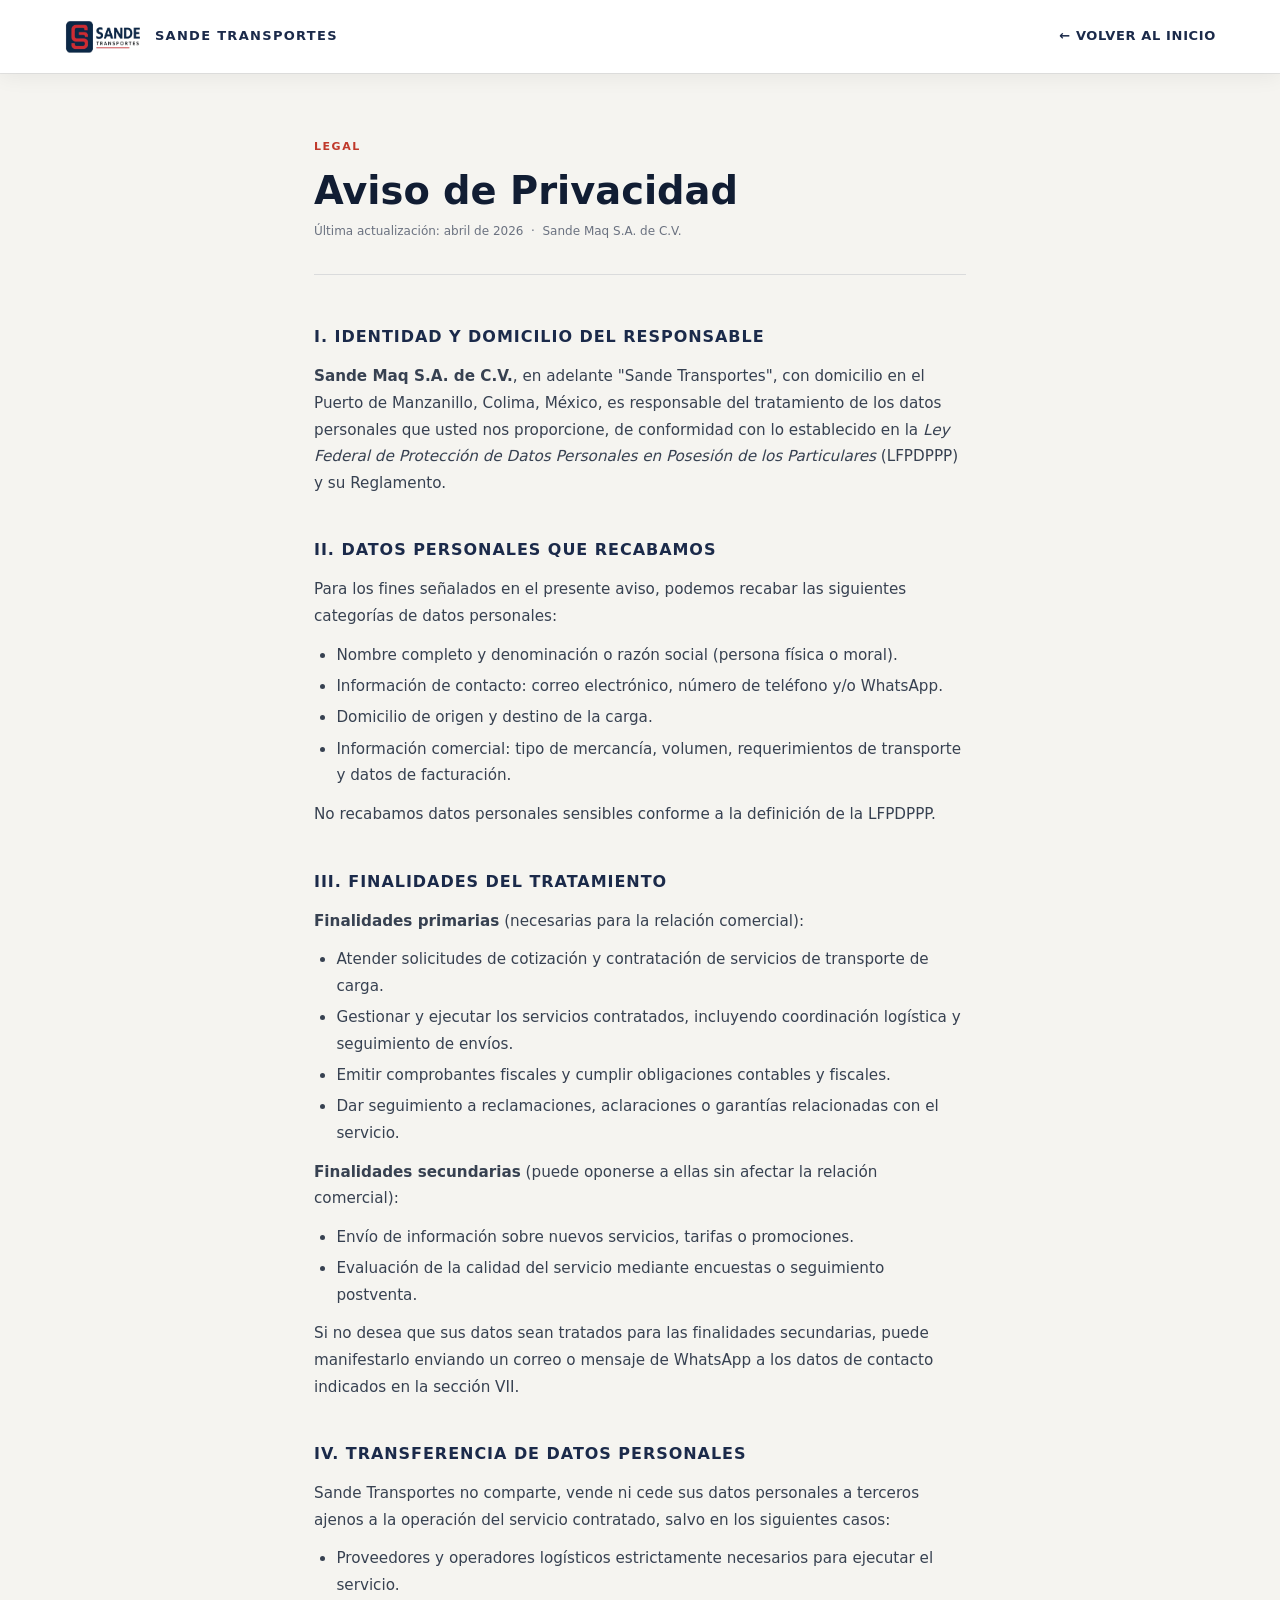
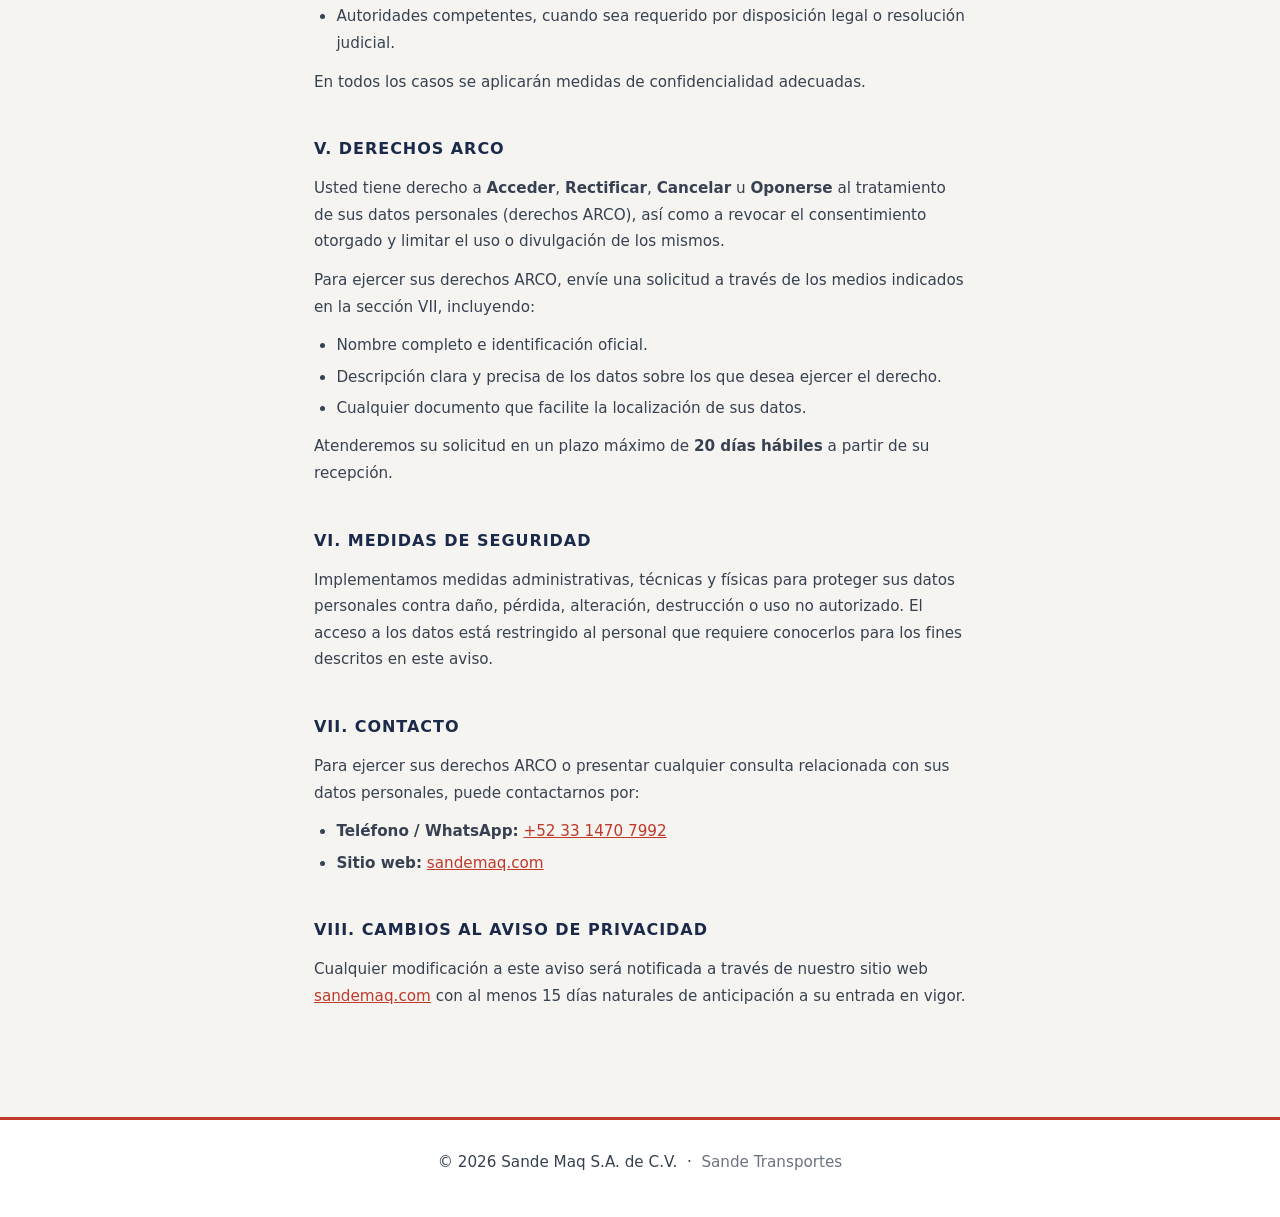
<file: aviso-de-privacidad.html>
<!DOCTYPE html>
<html lang="es">
<head>
  <meta charset="UTF-8">
  <meta name="viewport" content="width=device-width, initial-scale=1.0">
  <title>Aviso de Privacidad — Sande Transportes</title>
  <meta name="robots" content="noindex, follow">
  <link rel="icon" href="assets/images/logo.webp" type="image/webp">
  <style>
    *, *::before, *::after { margin: 0; padding: 0; box-sizing: border-box; }
    :root {
      --navy: #1B2A4A;
      --navy-dark: #111d33;
      --red: #C0392B;
      --cream: #F5F4F0;
      --gray-500: #6b7280;
      --white: #ffffff;
    }
    body {
      font-family: 'Segoe UI', system-ui, -apple-system, sans-serif;
      color: var(--navy);
      background: var(--cream);
      line-height: 1.75;
    }
    header {
      background: rgba(255,255,255,0.98);
      backdrop-filter: blur(12px);
      padding: 1.1rem 5%;
      display: flex;
      align-items: center;
      justify-content: space-between;
      box-shadow: 0 1px 0 rgba(27,42,74,0.08), 0 4px 20px rgba(0,0,0,0.06);
      border-bottom: none;
    }
    .header-logo { display: flex; align-items: center; gap: 12px; text-decoration: none; }
    .header-logo img { height: 38px; width: auto; }
    .header-logo span { font-size: 13px; font-weight: 800; color: var(--navy); text-transform: uppercase; letter-spacing: 0.1em; }
    .header-back {
      font-size: 13px; font-weight: 600; color: var(--navy);
      text-decoration: none; letter-spacing: 0.05em; text-transform: uppercase;
      transition: color 0.2s;
    }
    .header-back:hover { color: var(--red); }

    main {
      max-width: 780px;
      margin: 0 auto;
      padding: 4rem 5% 6rem;
    }
    .doc-kicker {
      font-size: 11px; font-weight: 700; letter-spacing: 0.14em;
      text-transform: uppercase; color: var(--red); margin-bottom: 0.8rem;
    }
    h1 {
      font-size: clamp(1.6rem, 3vw, 2.4rem);
      font-weight: 900; color: var(--navy-dark);
      line-height: 1.15; margin-bottom: 0.5rem;
    }
    .doc-meta {
      font-size: 12px; color: var(--gray-500); margin-bottom: 3rem;
      padding-bottom: 2rem; border-bottom: 1px solid rgba(27,42,74,0.12);
    }
    h2 {
      font-size: 1rem; font-weight: 800; color: var(--navy);
      text-transform: uppercase; letter-spacing: 0.06em;
      margin: 2.5rem 0 0.75rem;
    }
    p { font-size: 0.95rem; color: #374151; margin-bottom: 0.75rem; }
    ul { padding-left: 1.4rem; margin-bottom: 0.75rem; }
    li { font-size: 0.95rem; color: #374151; margin-bottom: 0.3rem; }
    a { color: var(--red); }

    footer {
      background: var(--white);
      border-top: 3px solid var(--red);
      padding: 1.8rem 5%;
      text-align: center;
      font-size: 11px;
      color: var(--gray-500);
      font-family: 'Segoe UI', system-ui, -apple-system, sans-serif;
    }
    footer a { color: var(--gray-500); text-decoration: none; }
    footer a:hover { color: var(--red); }

    @media (max-width: 640px) {
      main { padding: 2.5rem 6% 4rem; }
    }
  </style>
</head>
<body>

<header>
  <a href="index.html" class="header-logo">
    <img src="assets/images/logo.webp" alt="Sande Transportes">
    <span>Sande Transportes</span>
  </a>
  <a href="index.html" class="header-back">← Volver al inicio</a>
</header>

<main>
  <div class="doc-kicker">Legal</div>
  <h1>Aviso de Privacidad</h1>
  <p class="doc-meta">Última actualización: abril de 2026 &nbsp;·&nbsp; Sande Maq S.A. de C.V.</p>

  <h2>I. Identidad y domicilio del Responsable</h2>
  <p>
    <strong>Sande Maq S.A. de C.V.</strong>, en adelante "Sande Transportes", con domicilio en el
    Puerto de Manzanillo, Colima, México, es responsable del tratamiento de los datos personales
    que usted nos proporcione, de conformidad con lo establecido en la
    <em>Ley Federal de Protección de Datos Personales en Posesión de los Particulares</em> (LFPDPPP)
    y su Reglamento.
  </p>

  <h2>II. Datos personales que recabamos</h2>
  <p>Para los fines señalados en el presente aviso, podemos recabar las siguientes categorías de datos personales:</p>
  <ul>
    <li>Nombre completo y denominación o razón social (persona física o moral).</li>
    <li>Información de contacto: correo electrónico, número de teléfono y/o WhatsApp.</li>
    <li>Domicilio de origen y destino de la carga.</li>
    <li>Información comercial: tipo de mercancía, volumen, requerimientos de transporte y datos de facturación.</li>
  </ul>
  <p>No recabamos datos personales sensibles conforme a la definición de la LFPDPPP.</p>

  <h2>III. Finalidades del tratamiento</h2>
  <p><strong>Finalidades primarias</strong> (necesarias para la relación comercial):</p>
  <ul>
    <li>Atender solicitudes de cotización y contratación de servicios de transporte de carga.</li>
    <li>Gestionar y ejecutar los servicios contratados, incluyendo coordinación logística y seguimiento de envíos.</li>
    <li>Emitir comprobantes fiscales y cumplir obligaciones contables y fiscales.</li>
    <li>Dar seguimiento a reclamaciones, aclaraciones o garantías relacionadas con el servicio.</li>
  </ul>
  <p><strong>Finalidades secundarias</strong> (puede oponerse a ellas sin afectar la relación comercial):</p>
  <ul>
    <li>Envío de información sobre nuevos servicios, tarifas o promociones.</li>
    <li>Evaluación de la calidad del servicio mediante encuestas o seguimiento postventa.</li>
  </ul>
  <p>
    Si no desea que sus datos sean tratados para las finalidades secundarias, puede manifestarlo
    enviando un correo o mensaje de WhatsApp a los datos de contacto indicados en la sección VII.
  </p>

  <h2>IV. Transferencia de datos personales</h2>
  <p>
    Sande Transportes no comparte, vende ni cede sus datos personales a terceros ajenos a la
    operación del servicio contratado, salvo en los siguientes casos:
  </p>
  <ul>
    <li>Proveedores y operadores logísticos estrictamente necesarios para ejecutar el servicio.</li>
    <li>Autoridades competentes, cuando sea requerido por disposición legal o resolución judicial.</li>
  </ul>
  <p>En todos los casos se aplicarán medidas de confidencialidad adecuadas.</p>

  <h2>V. Derechos ARCO</h2>
  <p>
    Usted tiene derecho a <strong>Acceder</strong>, <strong>Rectificar</strong>,
    <strong>Cancelar</strong> u <strong>Oponerse</strong> al tratamiento de sus datos personales
    (derechos ARCO), así como a revocar el consentimiento otorgado y limitar el uso o divulgación
    de los mismos.
  </p>
  <p>Para ejercer sus derechos ARCO, envíe una solicitud a través de los medios indicados en la sección VII, incluyendo:</p>
  <ul>
    <li>Nombre completo e identificación oficial.</li>
    <li>Descripción clara y precisa de los datos sobre los que desea ejercer el derecho.</li>
    <li>Cualquier documento que facilite la localización de sus datos.</li>
  </ul>
  <p>
    Atenderemos su solicitud en un plazo máximo de <strong>20 días hábiles</strong> a partir
    de su recepción.
  </p>

  <h2>VI. Medidas de seguridad</h2>
  <p>
    Implementamos medidas administrativas, técnicas y físicas para proteger sus datos personales
    contra daño, pérdida, alteración, destrucción o uso no autorizado. El acceso a los datos está
    restringido al personal que requiere conocerlos para los fines descritos en este aviso.
  </p>

  <h2>VII. Contacto</h2>
  <p>Para ejercer sus derechos ARCO o presentar cualquier consulta relacionada con sus datos personales, puede contactarnos por:</p>
  <ul>
    <li><strong>Teléfono / WhatsApp:</strong> <a href="https://wa.me/523314707992">+52 33 1470 7992</a></li>
    <li><strong>Sitio web:</strong> <a href="https://sandemaq.com">sandemaq.com</a></li>
  </ul>

  <h2>VIII. Cambios al aviso de privacidad</h2>
  <p>
    Cualquier modificación a este aviso será notificada a través de nuestro sitio web
    <a href="https://sandemaq.com">sandemaq.com</a> con al menos
    15 días naturales de anticipación a su entrada en vigor.
  </p>
</main>

<footer>
  <p>© 2026 Sande Maq S.A. de C.V. &nbsp;·&nbsp; <a href="index.html">Sande Transportes</a></p>
</footer>

</body>
</html>
</file>
